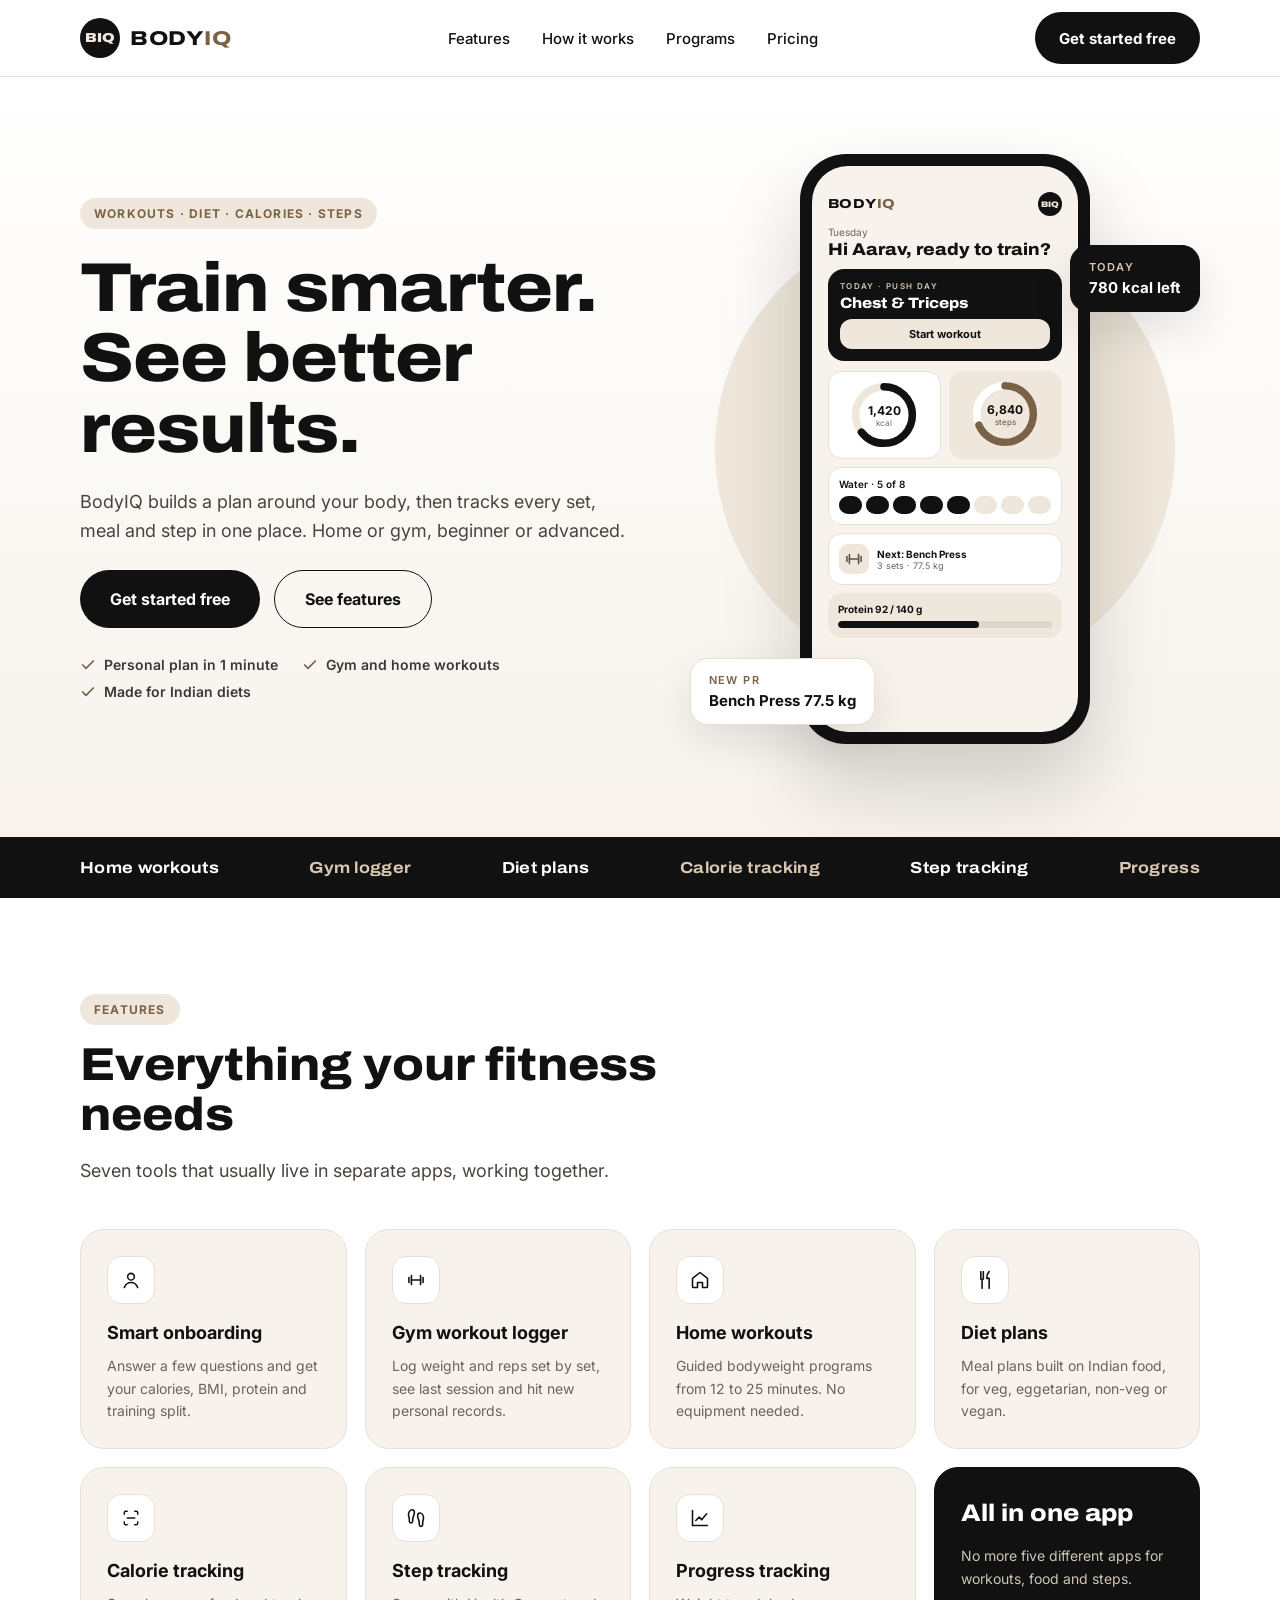
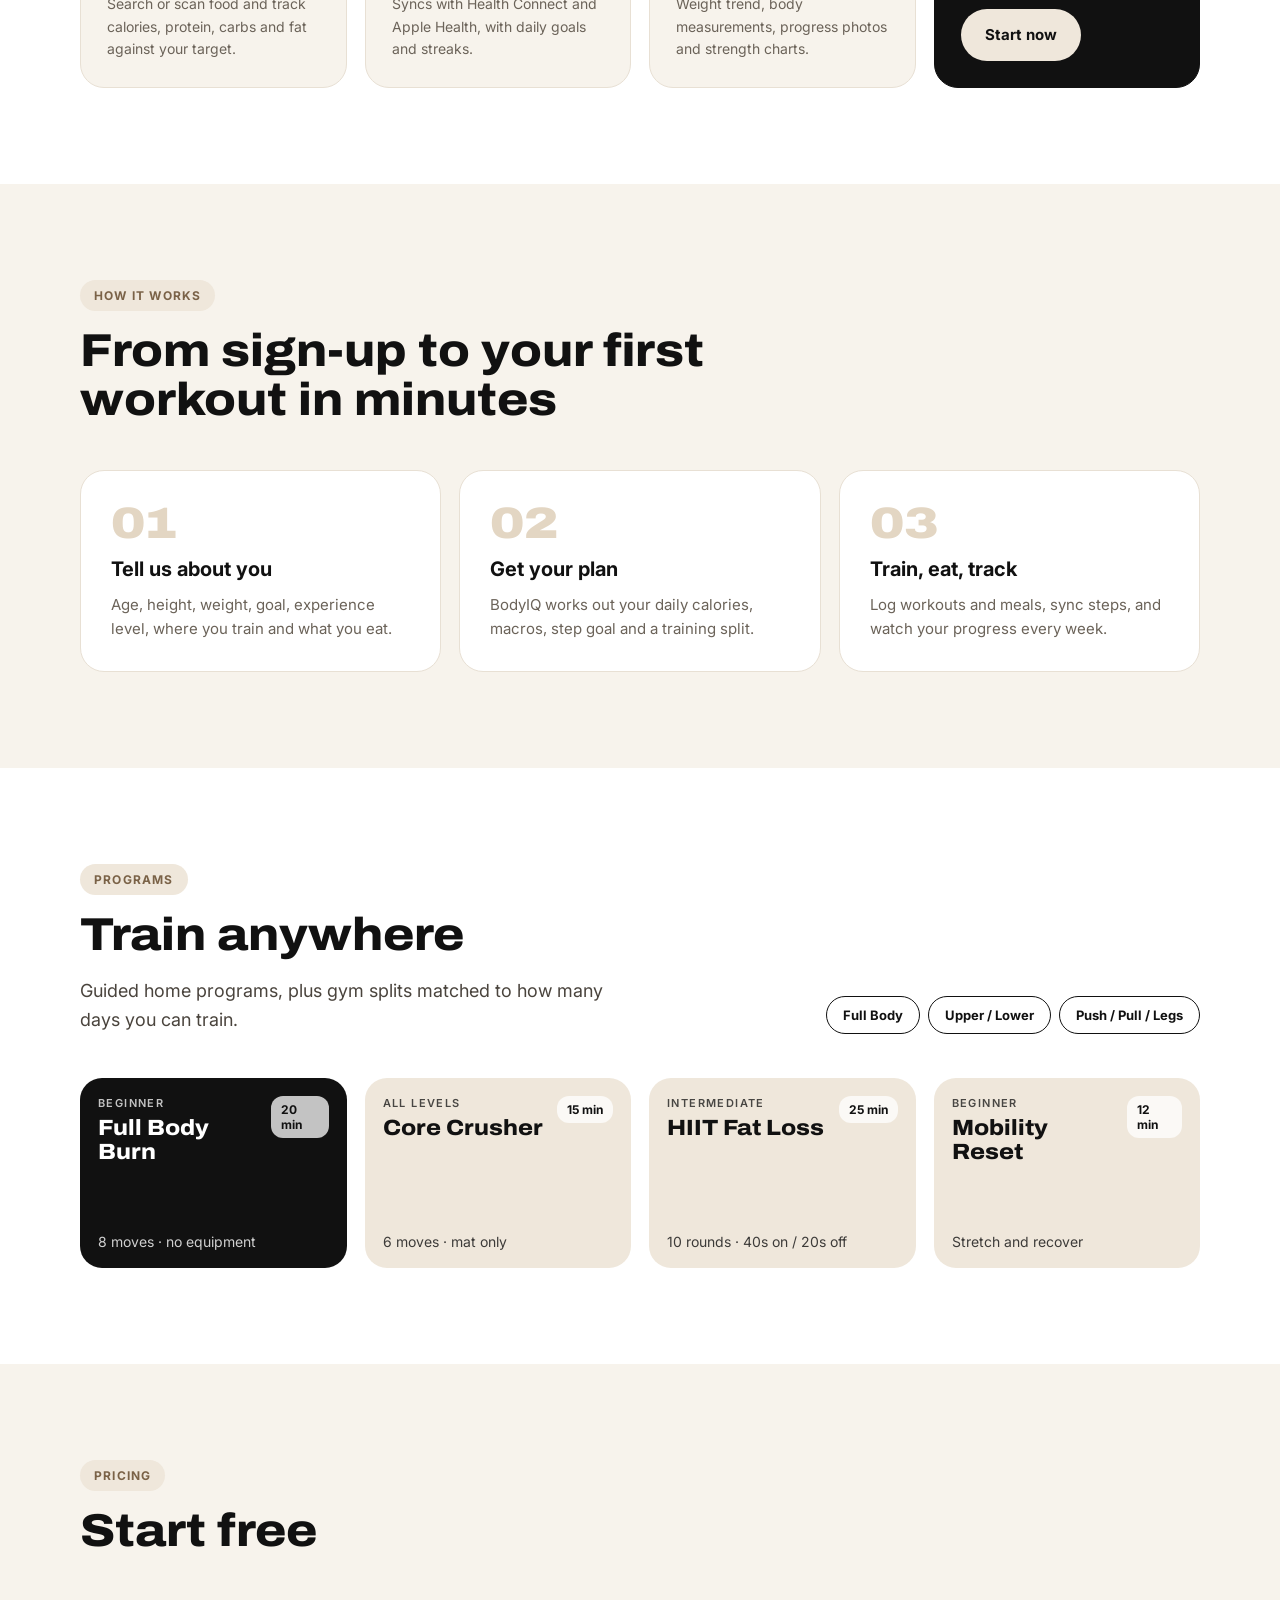
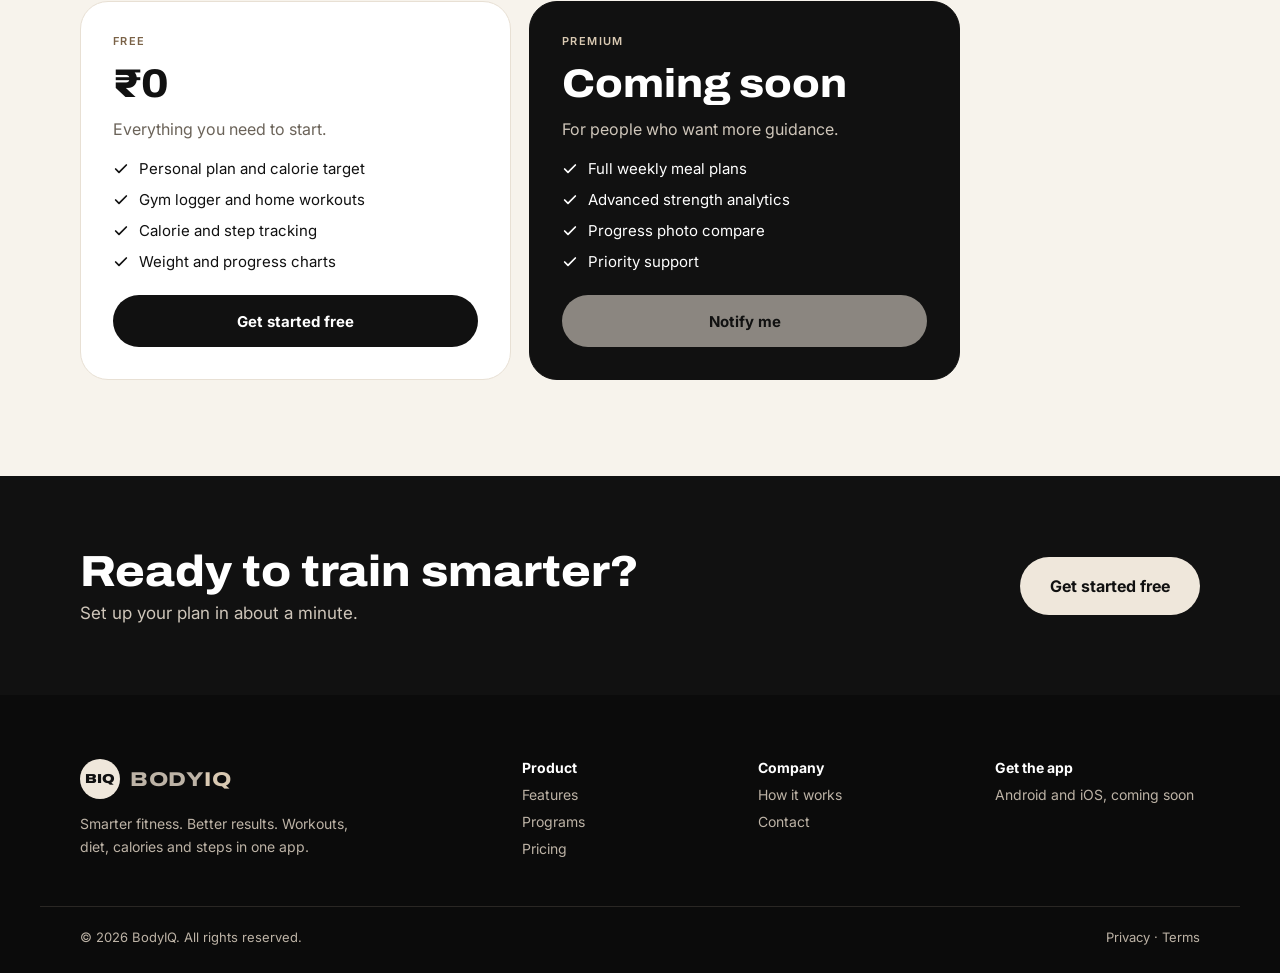
<file: index.html>
<!doctype html>
<html lang="en">
<head>
<meta charset="utf-8">
<meta name="viewport" content="width=device-width, initial-scale=1, viewport-fit=cover">
<meta name="theme-color" content="#111111">
<title>BodyIQ – Smarter Fitness. Better Results.</title>
<link rel="preconnect" href="https://fonts.googleapis.com">
<link rel="preconnect" href="https://fonts.gstatic.com" crossorigin>
<link href="https://fonts.googleapis.com/css2?family=Archivo:wdth,wght@62..125,400..900&family=Inter:wght@400;500;600;700&display=swap" rel="stylesheet">
<link rel="stylesheet" href="css/style.css">
</head>
<body>
<div id="app"></div>
<script src="js/app.js"></script>
</body>
</html>
</file>
<file: css/style.css>
/* BodyIQ – white / black / beige theme */
:root {
  --ink: #111111;
  --bg: #F7F3EC;
  --card: #FFFFFF;
  --beige: #EFE7DB;
  --beige-2: #E3D6C3;
  --line: #E8E0D4;
  --line-2: #CDBFAA;
  --muted: #6B6359;
  --muted-2: #5E5247;
  --tan: #7A6247;
  --on-dark-muted: #CFC6BA;
  --on-dark-accent: #D9C9B2;
  --radius: 22px;
  --display: 'Archivo', system-ui, sans-serif;
  --body: 'Inter', system-ui, sans-serif;
}

* { box-sizing: border-box; }
html, body { margin: 0; }
body {
  background: var(--bg);
  color: var(--ink);
  font-family: var(--body);
  -webkit-font-smoothing: antialiased;
}
button, input { font-family: inherit; color: inherit; }
button { cursor: pointer; }
button:disabled { cursor: not-allowed; }
:focus-visible { outline: 2px solid var(--tan); outline-offset: 2px; }

.display { font-family: var(--display); font-stretch: 110%; font-weight: 800; }
.muted { color: var(--muted); }
.wordmark { font-family: var(--display); font-stretch: 120%; font-weight: 800; letter-spacing: .5px; }
.wordmark span { color: var(--tan); }
.monogram {
  display: flex; align-items: center; justify-content: center;
  border-radius: 50%; background: var(--ink); color: var(--beige);
  font-family: var(--display); font-stretch: 120%; font-weight: 900;
}
.sr-only { position: absolute; width: 1px; height: 1px; overflow: hidden; clip: rect(0 0 0 0); white-space: nowrap; }

/* ---------- Buttons ---------- */
.btn {
  min-height: 52px; padding: 0 24px; border-radius: 26px; border: none;
  font-weight: 700; font-size: 15px; display: inline-flex; align-items: center; justify-content: center; gap: 8px;
}
.btn-dark { background: var(--ink); color: #fff; }
.btn-beige { background: var(--beige); color: var(--ink); }
.btn-outline { background: transparent; border: 1px solid var(--ink); color: var(--ink); }
.btn-dashed { background: transparent; border: 1px dashed var(--line-2); border-radius: 14px; min-height: 44px; font-weight: 600; font-size: 14px; }
.btn-dark:disabled { background: #D9CDBB; color: var(--muted-2); }
.btn-block { width: 100%; }
.icon-btn {
  width: 44px; height: 44px; border-radius: 22px; border: 1px solid #E3D9CB; background: #fff;
  display: inline-flex; align-items: center; justify-content: center; flex: none;
}

/* ---------- Cards ---------- */
.card { background: var(--card); border: 1px solid var(--line); border-radius: var(--radius); padding: 18px; }
.card-dark { background: var(--ink); color: #fff; border-radius: 26px; padding: 20px; }
.card-beige { background: var(--beige); border-radius: var(--radius); padding: 18px; }
.card h3 { margin: 0; font-size: 16px; }
.eyebrow { font-size: 11px; letter-spacing: 1.4px; font-weight: 600; text-transform: uppercase; }
.card-dark .eyebrow { color: var(--on-dark-accent); }
.chip { font-size: 12px; font-weight: 700; padding: 6px 10px; border-radius: 12px; background: var(--beige); color: var(--muted-2); white-space: nowrap; }
.card-dark .chip { background: #2E2B27; color: #E8DCC9; }
.row { display: flex; align-items: center; justify-content: space-between; gap: 12px; }
.stack { display: flex; flex-direction: column; gap: 12px; }
.stack-lg { display: flex; flex-direction: column; gap: 18px; }

.grid { display: grid; gap: 14px; }
.grid-kpi { grid-template-columns: repeat(2, minmax(0, 1fr)); }
.grid-2 { grid-template-columns: minmax(0, 1fr); }
.grid-3 { grid-template-columns: repeat(3, minmax(0, 1fr)); gap: 10px; }

/* ---------- Onboarding ---------- */
.ob-wrap { min-height: 100vh; min-height: 100dvh; display: flex; justify-content: center; }
.ob {
  width: 100%; max-width: 460px; min-height: 100vh; min-height: 100dvh;
  padding: 24px 20px 28px; display: flex; flex-direction: column; gap: 22px;
}
.ob-welcome { flex: 1; display: flex; flex-direction: column; align-items: center; justify-content: center; gap: 18px; text-align: center; }
.ob-top { display: flex; align-items: center; gap: 12px; }
.progress { flex: 1; height: 6px; border-radius: 3px; background: #E8DFD2; overflow: hidden; }
.progress > div { height: 100%; background: var(--ink); border-radius: 3px; transition: width .3s; }
.ob h1 { margin: 0; font-size: 28px; line-height: 1.15; }
.ob .sub { margin: 8px 0 0; font-size: 15px; color: var(--muted); }
.ob-body { flex: 1; display: flex; flex-direction: column; gap: 12px; }
.field { display: flex; flex-direction: column; gap: 8px; font-size: 13px; font-weight: 600; }
.input {
  height: 56px; border-radius: 16px; border: 1.5px solid #D9CDBB; background: #fff;
  padding: 0 16px; font-size: 16px; outline: none;
}
.input:focus { border-color: var(--ink); }
.pills { display: flex; gap: 10px; }
.pill {
  flex: 1; height: 48px; border-radius: 24px; font-weight: 700; font-size: 14px;
  border: 1.5px solid #E3D9CB; background: #fff;
}
.pill.on { background: var(--ink); color: #fff; border-color: var(--ink); }
.option {
  width: 100%; display: flex; align-items: center; gap: 14px; padding: 16px 18px; min-height: 72px;
  border-radius: 18px; text-align: left; border: 1.5px solid #E3D9CB; background: #fff;
}
.option .t { font-weight: 700; font-size: 16px; display: block; }
.option .d { font-size: 13px; color: var(--muted); display: block; margin-top: 3px; }
.option .radio { width: 22px; height: 22px; border-radius: 11px; border: 2px solid var(--line-2); flex: none; margin-left: auto; }
.option.on { background: var(--ink); color: #fff; border-color: var(--ink); }
.option.on .d { color: #D6CEC3; }
.option.on .radio { border: 6px solid var(--beige); background: var(--ink); }
.stepper { display: flex; align-items: center; justify-content: space-between; }
.stepper .ctrl { display: flex; align-items: center; gap: 10px; }
.stepper .ctrl button { width: 44px; height: 44px; border-radius: 22px; border: none; font-size: 22px; font-weight: 600; }
.stepper .val { min-width: 70px; text-align: center; }
.stepper .val b { font-family: var(--display); font-size: 22px; }

/* ---------- App shell ---------- */
.shell { min-height: 100vh; min-height: 100dvh; display: flex; }
.sidebar { display: none; }
.content { flex: 1; min-width: 0; padding: 0 20px 110px; }
.mobile-head { display: flex; align-items: center; justify-content: space-between; padding: 20px 0 10px; }
.page-head { display: flex; flex-wrap: wrap; gap: 12px; align-items: flex-end; justify-content: space-between; margin: 6px 0 18px; }
.page-head h1 { margin: 4px 0 0; font-size: 27px; line-height: 1.15; }
.desk-only { display: none !important; }

.bottomnav {
  position: fixed; left: 0; right: 0; bottom: 0; z-index: 10;
  display: flex; justify-content: space-around; background: #fff; border-top: 1px solid var(--line);
  padding: 8px 6px calc(14px + env(safe-area-inset-bottom));
}
.bottomnav button {
  flex: 1; min-height: 52px; border: none; background: transparent; color: var(--muted);
  display: flex; flex-direction: column; align-items: center; gap: 3px; font-size: 11px; font-weight: 500;
}
.bottomnav .pillicon { width: 54px; height: 30px; border-radius: 15px; display: flex; align-items: center; justify-content: center; }
.bottomnav button.on { color: var(--ink); font-weight: 700; }
.bottomnav button.on .pillicon { background: var(--beige); }

/* rings */
.ring { position: relative; width: 88px; height: 88px; margin: 0 auto; }
.ring .lbl { position: absolute; inset: 0; display: flex; flex-direction: column; align-items: center; justify-content: center; }
.ring .lbl b { font-size: 16px; }
.ring .lbl small { font-size: 10px; color: var(--muted); }
.kpi-sub { font-size: 12px; color: var(--muted); text-align: center; }
.card-beige .kpi-sub, .card-beige .ring .lbl small { color: var(--muted-2); }

/* water + week */
.cups { display: flex; gap: 6px; }
.cups button { flex: 1; height: 34px; border-radius: 10px; border: none; background: var(--beige); }
.cups button.on { background: var(--ink); }
.week { display: flex; justify-content: space-between; }
.week .d { display: flex; flex-direction: column; align-items: center; gap: 6px; font-size: 11px; color: var(--muted); }
.week .c { width: 36px; height: 36px; border-radius: 18px; display: flex; align-items: center; justify-content: center; font-size: 13px; font-weight: 700; }
.week .done { background: var(--ink); color: #fff; }
.week .today { border: 2px solid var(--ink); color: var(--ink); }
.week .miss { background: var(--beige); }

/* lists */
.list-item { display: flex; align-items: center; gap: 12px; padding: 12px 0; border-top: 1px solid #F0EAE0; }
.list-item:first-of-type { border-top: none; }
.tile { width: 44px; height: 44px; border-radius: 14px; background: var(--beige); display: flex; align-items: center; justify-content: center; font-weight: 700; font-size: 13px; color: var(--muted-2); flex: none; }
.grow { flex: 1; min-width: 0; }
.li-t { font-weight: 700; font-size: 15px; }
.li-d { font-size: 12px; color: var(--muted); margin-top: 2px; }
.plan-row { display: flex; justify-content: space-between; padding: 11px 0; border-top: 1px solid #2E2B27; font-size: 14px; }
.plan-row span:last-child { color: var(--on-dark-muted); }

/* bars */
.bar { height: 7px; border-radius: 4px; background: rgba(17,17,17,.08); overflow: hidden; }
.bar > div { height: 100%; border-radius: 4px; background: var(--ink); }
.card-dark .bar { background: #2E2B27; }
.card-dark .bar > div { background: #E8DCC9; }
.steps-chart { display: flex; align-items: flex-end; gap: 10px; height: 190px; border-bottom: 1px solid var(--line); position: relative; }
.steps-chart .goal { position: absolute; left: 0; right: 0; border-top: 1px dashed var(--line-2); }
.steps-chart .col { flex: 1; display: flex; flex-direction: column; align-items: center; justify-content: flex-end; gap: 6px; height: 100%; }
.steps-chart .col small { font-size: 11px; color: var(--muted); font-weight: 600; }
.steps-chart .col div { width: 100%; max-width: 44px; border-radius: 10px 10px 4px 4px; background: var(--beige-2); }
.steps-chart .col div.hit { background: var(--tan); }
.steps-chart .col div.now { background: var(--ink); }
.steps-days { display: flex; gap: 10px; }
.steps-days span { flex: 1; text-align: center; font-size: 12px; color: var(--muted); }

/* segmented */
.seg { display: inline-flex; background: var(--beige); border-radius: 22px; padding: 4px; }
.seg button { min-height: 36px; padding: 0 16px; border-radius: 18px; border: none; background: transparent; font-weight: 700; font-size: 13px; color: var(--muted-2); }
.seg button.on { background: var(--ink); color: #fff; }

/* logger */
.logger { overflow-x: auto; }
.logger-grid { display: grid; grid-template-columns: 34px minmax(70px, 1fr) 56px 50px 44px; gap: 8px; align-items: center; }
.logger-head { font-size: 11px; color: var(--muted); font-weight: 600; letter-spacing: .6px; padding: 4px; }
.set-row { padding: 6px 4px; border-radius: 12px; font-size: 15px; }
.set-row.done { background: #F4EEE4; }
.set-row .prev { color: var(--muted); font-size: 13px; }
.check { width: 40px; height: 40px; border-radius: 12px; display: flex; align-items: center; justify-content: center; border: 1.5px solid var(--line-2); background: #fff; color: var(--line-2); }
.check.on { border: none; background: var(--ink); color: #fff; }
.ex-head { display: flex; gap: 12px; align-items: center; }
.ex-ico { width: 46px; height: 46px; border-radius: 14px; background: var(--beige); display: flex; align-items: center; justify-content: center; flex: none; }
.routine { display: flex; flex-direction: column; align-items: flex-start; gap: 4px; padding: 14px 16px; border-radius: 16px; text-align: left; border: 1px solid var(--line); background: #fff; width: 100%; }
.routine.on { background: var(--ink); color: #fff; border-color: var(--ink); }
.routine small { font-size: 12px; opacity: .75; }
.program { border-radius: 22px; padding: 18px; display: flex; flex-direction: column; gap: 12px; background: var(--beige); }
.program.dark { background: var(--ink); color: #fff; }
.program .time { font-size: 12px; font-weight: 700; padding: 6px 10px; border-radius: 12px; background: rgba(255,255,255,.75); color: var(--ink); }

.stat { border-radius: 18px; padding: 14px; background: var(--beige); }
.stat b { font-size: 20px; display: block; }
.stat span { font-size: 12px; color: var(--muted-2); }
.pr { display: flex; justify-content: space-between; align-items: center; padding: 14px 16px; background: #fff; border: 1px solid var(--line); border-radius: 16px; }
.pr b { font-family: var(--display); font-size: 18px; }
.profile-row { display: flex; justify-content: space-between; padding: 15px 16px; border-bottom: 1px solid #F0EAE0; font-size: 14px; }
.profile-row:last-child { border-bottom: none; }
.profile-row span:first-child { color: var(--muted); }
.avatar { width: 84px; height: 84px; border-radius: 42px; background: var(--beige); display: flex; align-items: center; justify-content: center; font-family: var(--display); font-weight: 800; font-size: 28px; color: var(--muted-2); }

/* ---------- Laptop / website layout ---------- */
@media (min-width: 900px) {
  .shell { flex-direction: column; }
  .topnav { display: block; }
  .app-footer { display: block; }
  .content { padding: 36px 0 56px; }
  .mobile-head, .bottomnav { display: none; }
  .desk-only { display: flex !important; }
  .page-head h1 { font-size: 34px; }
  .grid-kpi { grid-template-columns: repeat(4, minmax(0, 1fr)); }
  .grid-2 { grid-template-columns: repeat(2, minmax(0, 1fr)); }
  .grid-2-1 { grid-template-columns: minmax(0, 1fr) minmax(0, 2fr); }
  .ob-wrap { align-items: center; padding: 40px 20px; }
  .ob { min-height: 0; height: 760px; background: #fff; border: 1px solid var(--line); border-radius: 28px; padding: 32px; box-shadow: 0 24px 60px rgba(17,17,17,.06); }
}
@media (min-width: 1200px) {
  .grid-3-wide { grid-template-columns: repeat(3, minmax(0, 1fr)); }
}

/* ---------- Shared website pieces ---------- */
html { scroll-behavior: smooth; }
.wrap { width: 100%; max-width: 1200px; margin: 0 auto; }
.site .wrap, .topnav .wrap, .app-footer .wrap { padding: 0 clamp(20px, 4vw, 40px); }
.brand { display: inline-flex; align-items: center; gap: 10px; }
.brand-link { text-decoration: none; color: inherit; }
.brand-btn { border: none; background: transparent; padding: 0; color: inherit; }
.nav-row { display: flex; align-items: center; justify-content: space-between; gap: 24px; }
.btn-lg { min-height: 58px; padding: 0 30px; font-size: 16px; border-radius: 29px; }
.btn-outline { text-decoration: none; }
.link-btn { border: none; background: transparent; color: var(--tan); font-weight: 700; font-size: 13px; min-height: 40px; }

/* App top navbar (laptop dashboard) */
.topnav { display: none; position: sticky; top: 0; z-index: 20; background: rgba(255,255,255,.92); backdrop-filter: blur(10px); border-bottom: 1px solid var(--line); }
.topnav .nav-row { height: 72px; }
.top-links { display: flex; gap: 4px; background: var(--bg); border-radius: 24px; padding: 4px; }
.top-links button { min-height: 40px; padding: 0 20px; border-radius: 20px; border: none; background: transparent; font-size: 14px; font-weight: 600; color: var(--muted-2); }
.top-links button.on { background: var(--ink); color: #fff; }
.avatar-sm { width: 44px; height: 44px; border-radius: 22px; border: 1px solid var(--line); background: var(--beige); font-family: var(--display); font-weight: 800; font-size: 14px; color: var(--muted-2); }
.avatar-sm.on { background: var(--ink); color: #fff; border-color: var(--ink); }
.app-footer { display: none; border-top: 1px solid var(--line); background: #fff; font-size: 13px; color: var(--muted); }
.app-footer .nav-row { min-height: 64px; }

/* ---------- Landing website ---------- */
.site { background: #fff; color: var(--ink); }
.site-nav { position: sticky; top: 0; z-index: 30; background: rgba(255,255,255,.9); backdrop-filter: blur(12px); border-bottom: 1px solid var(--line); }
.site-nav .nav-row { height: 76px; }
.site-links { display: flex; gap: 32px; }
.site-links a { color: var(--ink); text-decoration: none; font-size: 15px; font-weight: 500; }
.site-links a:hover { color: var(--tan); }
section[id] { scroll-margin-top: 80px; }
.tag { display: inline-block; font-size: 12px; font-weight: 700; letter-spacing: 1.2px; text-transform: uppercase; color: var(--tan); background: var(--beige); padding: 8px 14px; border-radius: 20px; }
.lead { font-size: 18px; line-height: 1.6; color: #4A443D; margin: 0; max-width: 560px; }

.hero { background: linear-gradient(180deg, #fff 0%, var(--bg) 100%); padding: 72px 0 88px; overflow: hidden; }
.hero-grid { display: grid; grid-template-columns: minmax(0, 1.1fr) minmax(0, 1fr); gap: 48px; align-items: center; }
.hero-copy { display: flex; flex-direction: column; gap: 24px; align-items: flex-start; }
.hero-h { margin: 0; font-size: clamp(44px, 5.4vw, 76px); line-height: 1.02; font-stretch: 112%; letter-spacing: -1px; }
.hero-ctas { display: flex; gap: 14px; flex-wrap: wrap; }
.hero-points { list-style: none; padding: 0; margin: 4px 0 0; display: flex; flex-wrap: wrap; gap: 10px 24px; font-size: 14px; font-weight: 600; color: #3D3832; }
.hero-points li { display: flex; align-items: center; gap: 8px; }
.hero-points svg { color: var(--tan); }
.hero-visual { position: relative; display: flex; justify-content: center; min-height: 600px; align-items: center; }
.hero-blob { position: absolute; width: 460px; height: 460px; border-radius: 50%; background: var(--beige); }
.phone { position: relative; width: 290px; height: 590px; border-radius: 46px; background: var(--ink); padding: 12px; box-shadow: 0 40px 80px rgba(17,17,17,.18); }
.phone-screen { width: 100%; height: 100%; border-radius: 36px; background: var(--bg); padding: 26px 16px; overflow: hidden; }
.phone-screen .ring { width: 70px; height: 70px; }
.phone-screen .ring svg { width: 70px; height: 70px; }
.phone-screen .ring .lbl b { font-size: 12px; }
.phone-screen .ring .lbl small { font-size: 8px; }
.float-card { position: absolute; background: #fff; border: 1px solid var(--line); border-radius: 18px; padding: 14px 18px; display: flex; flex-direction: column; gap: 4px; box-shadow: 0 16px 40px rgba(17,17,17,.10); }
.float-card b { font-size: 15px; }
.float-card.dark { background: var(--ink); color: #fff; border-color: var(--ink); }
.float-a { left: 0; bottom: 4%; }
.float-b { right: 0; top: 16%; }

.strip { background: var(--ink); color: #fff; }
.strip-row { display: flex; flex-wrap: wrap; justify-content: space-between; gap: 16px 32px; padding-top: 22px !important; padding-bottom: 22px !important; font-family: var(--display); font-stretch: 112%; font-weight: 700; font-size: 16px; letter-spacing: .3px; }
.strip-row span:nth-child(even) { color: var(--on-dark-accent); }

.section { padding: 96px 0; }
.section-beige { background: var(--bg); }
.section-head { display: flex; flex-direction: column; gap: 16px; align-items: flex-start; margin-bottom: 44px; }
.section-head h2 { margin: 0; font-size: clamp(32px, 3.6vw, 48px); line-height: 1.08; max-width: 720px; }
.row-head { flex-direction: row; flex-wrap: wrap; justify-content: space-between; align-items: flex-end; }
.row-head > div:first-child { display: flex; flex-direction: column; gap: 16px; align-items: flex-start; }

.feature-grid { display: grid; grid-template-columns: repeat(4, minmax(0, 1fr)); gap: 18px; }
.feature { background: var(--bg); border: 1px solid var(--line); border-radius: 24px; padding: 26px; display: flex; flex-direction: column; gap: 12px; }
.feature h3 { margin: 6px 0 0; font-size: 18px; }
.feature p { margin: 0; font-size: 14px; line-height: 1.6; color: var(--muted); }
.feature-ico { width: 48px; height: 48px; border-radius: 14px; background: #fff; border: 1px solid var(--line); display: flex; align-items: center; justify-content: center; }
.feature-dark { background: var(--ink); color: #fff; border-color: var(--ink); justify-content: space-between; }
.feature-dark p { color: var(--on-dark-muted); }
.feature-dark .btn { align-self: flex-start; }

.how-grid { display: grid; grid-template-columns: repeat(3, minmax(0, 1fr)); gap: 18px; }
.how-step { background: #fff; border-radius: 24px; padding: 30px; display: flex; flex-direction: column; gap: 12px; border: 1px solid var(--line); }
.how-num { font-family: var(--display); font-weight: 900; font-stretch: 120%; font-size: 44px; color: var(--beige-2); line-height: 1; }
.how-step h3 { margin: 0; font-size: 20px; }
.how-step p { margin: 0; font-size: 15px; line-height: 1.6; color: var(--muted); }

.splits { display: flex; flex-wrap: wrap; gap: 8px; }
.split { font-size: 13px; font-weight: 700; padding: 10px 16px; border-radius: 20px; border: 1px solid var(--ink); }
.program-grid { display: grid; grid-template-columns: repeat(4, minmax(0, 1fr)); gap: 18px; }

.price-grid { display: grid; grid-template-columns: repeat(2, minmax(0, 1fr)); gap: 18px; max-width: 880px; }
.price { background: #fff; border: 1px solid var(--line); border-radius: 28px; padding: 32px; display: flex; flex-direction: column; gap: 14px; }
.price .eyebrow { color: var(--tan); }
.price p { color: var(--muted); }
.price ul { list-style: none; margin: 6px 0 10px; padding: 0; display: flex; flex-direction: column; gap: 12px; font-size: 15px; }
.price li { display: flex; align-items: center; gap: 10px; }
.price-dark { background: var(--ink); color: #fff; border-color: var(--ink); }
.price-dark .eyebrow { color: var(--on-dark-accent); }
.price-dark p { color: var(--on-dark-muted); }
.btn-beige:disabled { opacity: .55; }

.cta-band { background: var(--ink); color: #fff; padding: 72px 0; }
.cta-row { display: flex; flex-wrap: wrap; gap: 24px; align-items: center; justify-content: space-between; }
.cta-row h2 { margin: 0; font-size: clamp(30px, 3.4vw, 44px); }
.cta-row p { margin: 8px 0 0; color: var(--on-dark-muted); font-size: 17px; }

.site-footer { background: #0B0B0B; color: #BDB3A6; font-size: 14px; padding-top: 64px; }
.site-footer b { color: #fff; }
.site-footer a { color: #BDB3A6; text-decoration: none; }
.site-footer a:hover { color: #fff; }
.site-footer .wordmark span { color: var(--on-dark-accent); }
.footer-grid { display: grid; grid-template-columns: 2fr 1fr 1fr 1fr; gap: 32px; padding-bottom: 48px !important; }
.footer-bottom { display: flex; flex-wrap: wrap; justify-content: space-between; gap: 12px; border-top: 1px solid #2A2724; padding-top: 22px !important; padding-bottom: 28px !important; font-size: 13px; }

@media (max-width: 1100px) {
  .feature-grid, .program-grid { grid-template-columns: repeat(2, minmax(0, 1fr)); }
  .site-links { gap: 20px; }
}
@media (max-width: 899px) {
  .hero-grid, .how-grid, .price-grid, .footer-grid { grid-template-columns: minmax(0, 1fr); }
  .site-links { display: none; }
  .hero-visual { min-height: 520px; }
}

/* laptop overrides placed last so they win */
@media (min-width: 900px) {
  .topnav, .app-footer { display: block; }
  .content .wrap { padding: 0 clamp(20px, 4vw, 40px); }
}
</file>
